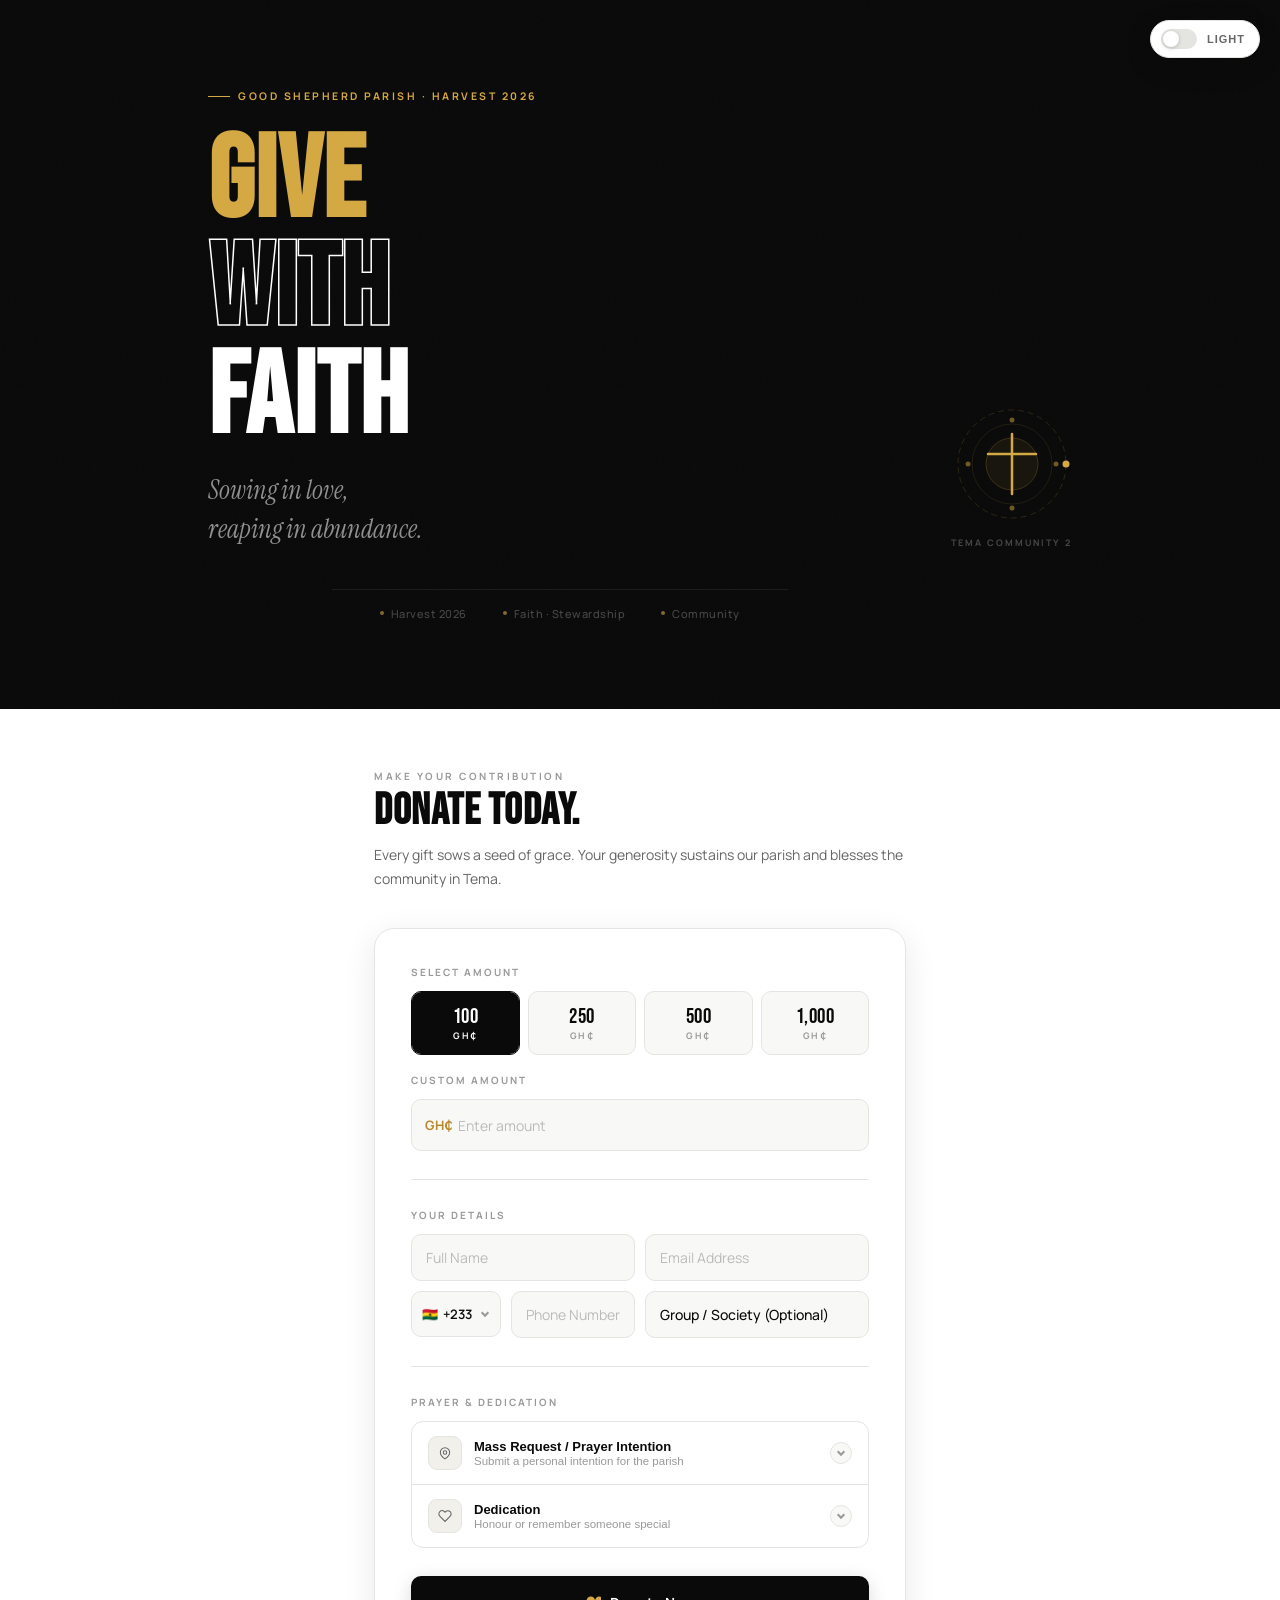
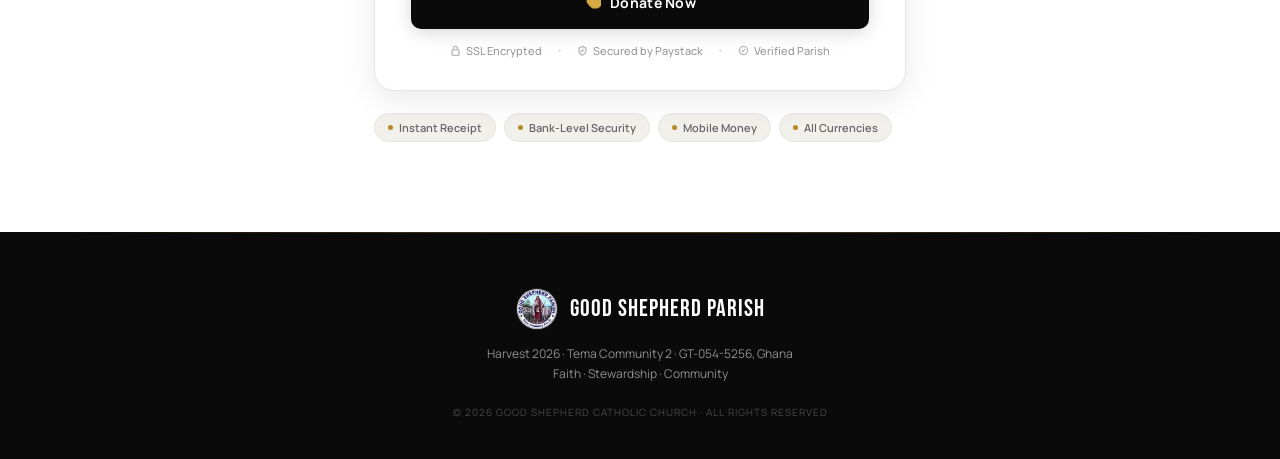
<file: index.html>
<!DOCTYPE html>
<html lang="en" data-theme="light">
<head>
<meta charset="UTF-8"/>
<meta name="viewport" content="width=device-width,initial-scale=1.0"/>
<title>Harvest 2026 — Good Shepherd Parish</title>
<script src="https://js.paystack.co/v1/inline.js"></script>
<link rel="preconnect" href="https://fonts.googleapis.com">
<link href="https://fonts.googleapis.com/css2?family=Bebas+Neue&family=Instrument+Serif:ital@0;1&family=Manrope:wght@300;400;500;600;700&display=swap" rel="stylesheet">

<style>
/* ═══════════════════════════════════════════════════
   DESIGN TOKENS — LIGHT
═══════════════════════════════════════════════════ */
:root,
[data-theme="light"] {
  --bg:           #FFFFFF;
  --bg2:          #F8F8F6;
  --bg3:          #F2F0EB;
  --surface:      #FFFFFF;
  --surface2:     #F8F8F6;
  --border:       #E4E4E0;
  --border2:      #CECEC8;
  --ink:          #0A0A0A;
  --ink2:         #333333;
  --ink3:         #666666;
  --ink4:         #999999;
  --ink5:         #BBBBBB;
  --hero-bg:      #0A0A0A;
  --hero-ink:     #FFFFFF;
  --hero-ink2:    rgba(255,255,255,.55);
  --hero-ink3:    rgba(255,255,255,.25);
  --hero-border:  rgba(255,255,255,.08);
  --gold:         #B8892A;
  --gold2:        #D4A843;
  --gold-bg:      #FBF5E6;
  --gold-border:  rgba(184,137,42,.2);
  --toggle-bg:    #E4E4E0;
  --toggle-knob:  #FFFFFF;
  --toggle-icon:  #666666;
  --pill-bg:      #F2F0EB;
  --shadow-sm:    0 2px 8px rgba(0,0,0,.06);
  --shadow-md:    0 8px 32px rgba(0,0,0,.09);
  --shadow-lg:    0 24px 64px rgba(0,0,0,.12);
  --cta-bg:       #0A0A0A;
  --cta-ink:      #FFFFFF;
  --input-bg:     #F8F8F6;
  --input-focus:  #FFFFFF;
}

/* ═══════════════════════════════════════════════════
   DESIGN TOKENS — DARK
═══════════════════════════════════════════════════ */
[data-theme="dark"] {
  --bg:           #0C0C0C;
  --bg2:          #141414;
  --bg3:          #1C1C1C;
  --surface:      #181818;
  --surface2:     #222222;
  --border:       #2A2A2A;
  --border2:      #383838;
  --ink:          #F0EDE8;
  --ink2:         #C8C4BC;
  --ink3:         #888480;
  --ink4:         #5A5652;
  --ink5:         #3A3632;
  --hero-bg:      #0C0C0C;
  --hero-ink:     #F0EDE8;
  --hero-ink2:    rgba(240,237,232,.5);
  --hero-ink3:    rgba(240,237,232,.2);
  --hero-border:  rgba(240,237,232,.06);
  --gold:         #C9A84C;
  --gold2:        #E8C97A;
  --gold-bg:      rgba(201,168,76,.1);
  --gold-border:  rgba(201,168,76,.2);
  --toggle-bg:    #2A2A2A;
  --toggle-knob:  #F0EDE8;
  --toggle-icon:  #C9A84C;
  --pill-bg:      #1C1C1C;
  --shadow-sm:    0 2px 8px rgba(0,0,0,.3);
  --shadow-md:    0 8px 32px rgba(0,0,0,.4);
  --shadow-lg:    0 24px 64px rgba(0,0,0,.5);
  --cta-bg:       #F0EDE8;
  --cta-ink:      #0C0C0C;
  --input-bg:     #1C1C1C;
  --input-focus:  #222222;
}

/* ═══════════════════════════════════════════════════
   RESET + BASE
═══════════════════════════════════════════════════ */
*, *::before, *::after { margin:0; padding:0; box-sizing:border-box; }
html { scroll-behavior:smooth; }

body {
  font-family: 'Manrope', sans-serif;
  background: var(--bg);
  color: var(--ink);
  overflow-x: hidden;
  -webkit-font-smoothing: antialiased;
  transition: background .4s ease, color .4s ease;
}

/* ═══════════════════════════════════════════════════
   THEME TOGGLE — floating pill
═══════════════════════════════════════════════════ */
.theme-toggle {
  position: fixed;
  top: 20px; right: 20px;
  z-index: 1000;
  display: flex; align-items: center; gap: 10px;
  background: var(--surface);
  border: 1.5px solid var(--border);
  border-radius: 100px;
  padding: 8px 14px 8px 10px;
  box-shadow: var(--shadow-md);
  cursor: pointer;
  transition: background .4s, border-color .4s, box-shadow .2s, transform .15s;
  user-select: none;
}
.theme-toggle:hover { transform: translateY(-1px); box-shadow: var(--shadow-lg); }
.theme-toggle:active { transform: translateY(0); }

.toggle-track {
  width: 36px; height: 20px;
  border-radius: 100px;
  background: var(--toggle-bg);
  position: relative;
  transition: background .4s;
  flex-shrink: 0;
}
[data-theme="dark"] .toggle-track { background: var(--gold); }

.toggle-knob {
  position: absolute;
  top: 2px; left: 2px;
  width: 16px; height: 16px;
  border-radius: 50%;
  background: var(--toggle-knob);
  transition: transform .3s cubic-bezier(.34,1.56,.64,1), background .4s;
  box-shadow: 0 1px 4px rgba(0,0,0,.2);
  display: flex; align-items: center; justify-content: center;
}
[data-theme="dark"] .toggle-knob { transform: translateX(16px); }

.toggle-label {
  font-size: 11px; font-weight: 700;
  letter-spacing: 1px; text-transform: uppercase;
  color: var(--ink3);
  transition: color .4s;
  white-space: nowrap;
}

/* ═══════════════════════════════════════════════════
   HERO
═══════════════════════════════════════════════════ */
.hero {
  background: var(--hero-bg);
  position: relative; overflow: hidden;
  transition: background .4s;
}

/* Subtle grain */
.hero::after {
  content: '';
  position: absolute; inset: 0;
  background-image: url("data:image/svg+xml,%3Csvg xmlns='http://www.w3.org/2000/svg' width='300' height='300'%3E%3Cfilter id='n'%3E%3CfeTurbulence type='fractalNoise' baseFrequency='0.8' numOctaves='4' stitchTiles='stitch'/%3E%3C/filter%3E%3Crect width='300' height='300' filter='url(%23n)' opacity='0.025'/%3E%3C/svg%3E");
  pointer-events: none; z-index: 1; opacity: .7;
}

/* Ambient glow — only in dark mode */
.hero-glow {
  position: absolute; pointer-events: none; z-index: 0;
  top: -100px; right: -100px;
  width: 500px; height: 500px;
  background: radial-gradient(circle, rgba(201,168,76,.12), transparent 65%);
  opacity: 0;
  transition: opacity .6s;
}
[data-theme="dark"] .hero-glow { opacity: 1; }

.hero-inner {
  position: relative; z-index: 2;
  max-width: 960px; margin: 0 auto;
  padding: 80px 48px 72px;
  display: grid;
  grid-template-columns: 1fr auto;
  align-items: end; gap: 40px;
}

/* Eyebrow */
.hero-tag {
  display: inline-flex; align-items: center; gap: 8px;
  font-size: 10.5px; font-weight: 700;
  letter-spacing: 2.5px; text-transform: uppercase;
  color: var(--gold2);
  margin-bottom: 26px;
  opacity: 0; animation: fadeUp .7s .1s both;
}
.tag-dash { width: 22px; height: 1.5px; background: var(--gold2); display: block; }

/* Headline */
.hero-title {
  font-family: 'Bebas Neue', sans-serif;
  font-size: clamp(68px, 9.5vw, 116px);
  line-height: .93;
  letter-spacing: 1px;
  color: var(--hero-ink);
  margin-bottom: 4px;
  opacity: 0; animation: fadeUp .8s .2s both;
  transition: color .4s;
}
.hero-title .out {
  -webkit-text-stroke: 1.5px var(--hero-ink);
  color: transparent;
  transition: -webkit-text-stroke-color .4s;
}
.hero-title .gw { color: var(--gold2); }

.hero-sub {
  font-family: 'Instrument Serif', serif;
  font-size: clamp(18px, 2.5vw, 26px);
  font-style: italic;
  color: var(--hero-ink2);
  margin-top: 18px; line-height: 1.5;
  opacity: 0; animation: fadeUp .8s .35s both;
  transition: color .4s;
}

/* Right: logo */
.hero-right {
  display: flex; flex-direction: column;
  align-items: center; gap: 12px; flex-shrink: 0;
  opacity: 0; animation: fadeUp .8s .45s both;
}
.logo-shell { position: relative; width: 96px; height: 96px; }
.logo-ring {
  position: absolute; inset: -10px; border-radius: 50%;
  border: 1px dashed rgba(201,168,76,.3);
  animation: spinRing 20s linear infinite;
}
@keyframes spinRing { to { transform: rotate(360deg); } }
.logo-img {
  width: 96px; height: 96px; border-radius: 50%;
  object-fit: cover; display: block;
  border: 2px solid rgba(255,255,255,.1);
  box-shadow: 0 0 0 1px rgba(201,168,76,.15), 0 16px 40px rgba(0,0,0,.4);
}
.hero-location {
  font-size: 9px; font-weight: 700;
  letter-spacing: 2px; text-transform: uppercase;
  color: var(--hero-ink3);
  text-align: center;
  transition: color .4s;
}

/* Bottom strip */
.hero-strip {
  position: relative; z-index: 2;
  border-top: 1px solid var(--hero-border);
  max-width: 960px; margin: 0 auto;
  padding: 16px 48px;
  display: flex; gap: 36px; flex-wrap: wrap;
  transition: border-color .4s;
}
.strip-item {
  font-size: 11px; font-weight: 500;
  letter-spacing: .5px;
  color: var(--hero-ink3);
  display: flex; align-items: center; gap: 7px;
  transition: color .4s;
}
.sdot { width: 4px; height: 4px; border-radius: 50%; background: var(--gold2); opacity: .6; }

/* ═══════════════════════════════════════════════════
   PAGE BODY
═══════════════════════════════════════════════════ */
.page-body {
  max-width: 580px; margin: 0 auto;
  padding: 60px 24px 90px;
}

.intro { margin-bottom: 36px; }
.intro-eye {
  font-size: 10px; font-weight: 700;
  letter-spacing: 2.5px; text-transform: uppercase;
  color: var(--ink4); margin-bottom: 6px;
  opacity: 0; animation: fadeUp .7s .5s both;
}
.intro-title {
  font-family: 'Bebas Neue', sans-serif;
  font-size: 44px; letter-spacing: .5px;
  color: var(--ink); line-height: 1;
  margin-bottom: 10px;
  opacity: 0; animation: fadeUp .7s .6s both;
  transition: color .4s;
}
.intro-body {
  font-size: 14px; font-weight: 400;
  color: var(--ink3); line-height: 1.75;
  opacity: 0; animation: fadeUp .7s .7s both;
  transition: color .4s;
}

/* ═══════════════════════════════════════════════════
   CARD
═══════════════════════════════════════════════════ */
.card {
  background: var(--surface);
  border: 1.5px solid var(--border);
  border-radius: 20px;
  box-shadow: var(--shadow-md);
  overflow: hidden;
  opacity: 0; transform: translateY(28px);
  transition: background .4s, border-color .4s, box-shadow .4s,
              opacity .7s cubic-bezier(.25,.46,.45,.94),
              transform .7s cubic-bezier(.25,.46,.45,.94);
}
.card.in { opacity: 1; transform: translateY(0); }
.card-pad { padding: 36px 36px 32px; }

/* ═══════════════════════════════════════════════════
   FIELD LABELS
═══════════════════════════════════════════════════ */
.flbl {
  font-size: 10px; font-weight: 700;
  letter-spacing: 2px; text-transform: uppercase;
  color: var(--ink4);
  margin-bottom: 12px; margin-top: 26px;
  transition: color .4s;
}
.flbl:first-child { margin-top: 0; }

/* ═══════════════════════════════════════════════════
   AMOUNT GRID
═══════════════════════════════════════════════════ */
.amt-grid { display: grid; grid-template-columns: repeat(4,1fr); gap: 8px; }

.amt-btn {
  position: relative; overflow: hidden;
  border: 1.5px solid var(--border);
  border-radius: 10px;
  padding: 14px 6px 12px;
  background: var(--surface2);
  cursor: pointer; text-align: center;
  transition: border-color .25s, background .25s, box-shadow .25s;
}
.amt-btn::after {
  content: '';
  position: absolute; bottom: 0; left: 0; right: 0; height: 0;
  background: var(--cta-bg);
  transition: height .28s cubic-bezier(.25,.46,.45,.94);
  z-index: 0;
}
.amt-btn:hover { border-color: var(--border2); }
.amt-btn.sel { border-color: var(--ink); }
.amt-btn.sel::after { height: 100%; }

.amt-num {
  font-family: 'Bebas Neue', sans-serif;
  font-size: 21px; letter-spacing: .5px;
  color: var(--ink); display: block; line-height: 1;
  margin-bottom: 2px;
  position: relative; z-index: 1;
  transition: color .25s;
}
.amt-cur {
  font-size: 9px; font-weight: 700;
  letter-spacing: 1.5px; text-transform: uppercase;
  color: var(--ink4); display: block;
  position: relative; z-index: 1;
  transition: color .25s;
}
.amt-btn.sel .amt-num,
.amt-btn.sel .amt-cur { color: var(--cta-ink); }

/* ═══════════════════════════════════════════════════
   INPUTS
═══════════════════════════════════════════════════ */
.inp-wrap { position: relative; }
.inp-prefix {
  position: absolute; left: 14px; top: 50%;
  transform: translateY(-50%);
  font-size: 13px; font-weight: 700;
  color: var(--gold); pointer-events: none;
}

input, select, textarea {
  width: 100%;
  background: var(--input-bg);
  border: 1.5px solid var(--border);
  border-radius: 10px;
  padding: 13px 14px;
  font-size: 14px; font-weight: 500;
  font-family: 'Manrope', sans-serif;
  color: var(--ink);
  outline: none;
  transition: border-color .2s, background .2s, box-shadow .2s, color .4s;
  -webkit-appearance: none;
}
input::placeholder, textarea::placeholder { color: var(--ink5); font-weight: 400; }
input:focus, select:focus, textarea:focus {
  border-color: var(--ink2);
  background: var(--input-focus);
  box-shadow: 0 0 0 3px rgba(0,0,0,.06);
}
[data-theme="dark"] input:focus,
[data-theme="dark"] select:focus,
[data-theme="dark"] textarea:focus {
  box-shadow: 0 0 0 3px rgba(201,168,76,.1);
  border-color: var(--gold);
}

#custom-in {
  padding-left: 46px;
  font-family: 'Bebas Neue', sans-serif;
  font-size: 20px; letter-spacing: .5px;
}
#custom-in::placeholder {
  font-family: 'Manrope', sans-serif;
  font-size: 14px; letter-spacing: 0;
}

select option { background: var(--bg2); color: var(--ink); }

.row2 { display: grid; grid-template-columns: 1fr 1fr; gap: 10px; }
.ph-row { display: grid; grid-template-columns: 90px 1fr; gap: 10px; }

/* ═══════════════════════════════════════════════════
   DIVIDER
═══════════════════════════════════════════════════ */
.rule {
  border: none; border-top: 1.5px solid var(--border);
  margin: 28px 0;
  transition: border-color .4s;
}

/* ═══════════════════════════════════════════════════
   ACCORDION
═══════════════════════════════════════════════════ */
.acc-wrap {
  border: 1.5px solid var(--border);
  border-radius: 12px; overflow: hidden;
  transition: border-color .4s;
}
.acc-item { border-bottom: 1.5px solid var(--border); transition: border-color .4s; }
.acc-item:last-child { border-bottom: none; }

.acc-btn {
  width: 100%; display: flex; align-items: center; gap: 12px;
  padding: 14px 16px;
  background: transparent; border: none;
  cursor: pointer; text-align: left;
  transition: background .15s;
}
.acc-btn:hover { background: var(--bg2); }

.acc-ico {
  width: 34px; height: 34px; border-radius: 9px;
  border: 1.5px solid var(--border);
  background: var(--bg3);
  display: flex; align-items: center; justify-content: center; flex-shrink: 0;
  transition: background .25s, border-color .25s;
}
.acc-ico svg {
  width: 14px; height: 14px;
  stroke: var(--ink3); fill: none; stroke-width: 1.8;
  transition: stroke .25s;
}
.acc-item.open .acc-ico { background: var(--gold-bg); border-color: var(--gold-border); }
.acc-item.open .acc-ico svg { stroke: var(--gold); }

.acc-text { flex: 1; }
.acc-title { font-size: 13px; font-weight: 600; color: var(--ink); transition: color .4s; }
.acc-hint { font-size: 11.5px; font-weight: 400; color: var(--ink4); margin-top: 1px; transition: color .4s; }

.acc-chev {
  width: 22px; height: 22px; border-radius: 50%;
  border: 1.5px solid var(--border);
  background: var(--surface2);
  display: flex; align-items: center; justify-content: center; flex-shrink: 0;
  transition: transform .3s cubic-bezier(.25,.46,.45,.94), background .25s, border-color .25s;
}
.acc-chev svg { width: 10px; height: 10px; stroke: var(--ink4); fill: none; stroke-width: 2.5; transition: stroke .25s; }
.acc-item.open .acc-chev {
  transform: rotate(180deg);
  background: var(--cta-bg); border-color: var(--cta-bg);
}
.acc-item.open .acc-chev svg { stroke: var(--cta-ink); }

.acc-body { max-height: 0; overflow: hidden; transition: max-height .38s cubic-bezier(.25,.46,.45,.94); }
.acc-item.open .acc-body { max-height: 220px; }
.acc-inner { padding: 4px 16px 16px; }
textarea { resize: none; min-height: 80px; font-size: 13px; line-height: 1.65; }

/* ═══════════════════════════════════════════════════
   CTA BUTTON
═══════════════════════════════════════════════════ */
.cta {
  width: 100%; margin-top: 28px;
  padding: 17px 28px;
  background: var(--cta-bg);
  color: var(--cta-ink);
  border: none; border-radius: 10px;
  font-family: 'Manrope', sans-serif;
  font-size: 14px; font-weight: 700; letter-spacing: .3px;
  cursor: pointer;
  display: flex; align-items: center; justify-content: center; gap: 9px;
  position: relative; overflow: hidden;
  box-shadow: 0 4px 18px rgba(0,0,0,.15);
  transition: background .4s, color .4s, transform .2s, box-shadow .2s;
}
.cta::before {
  content: '';
  position: absolute; top: 0; left: -70%;
  width: 45%; height: 100%;
  background: linear-gradient(90deg, transparent, rgba(255,255,255,.15), transparent);
  transform: skewX(-18deg);
  transition: left .5s ease;
}
.cta:hover { transform: translateY(-2px); box-shadow: 0 10px 32px rgba(0,0,0,.2); }
.cta:hover::before { left: 130%; }
.cta:active { transform: translateY(0); }
.cta svg { width: 17px; height: 17px; fill: var(--gold2); flex-shrink: 0; }

/* Trust row */
.trust {
  display: flex; align-items: center; justify-content: center;
  gap: 16px; margin-top: 14px; flex-wrap: wrap;
}
.tr-item {
  display: flex; align-items: center; gap: 5px;
  font-size: 11px; font-weight: 500; color: var(--ink4);
  transition: color .4s;
}
.tr-item svg { width: 11px; height: 11px; stroke: var(--ink5); fill: none; stroke-width: 2; transition: stroke .4s; }
.tr-sep { width: 3px; height: 3px; border-radius: 50%; background: var(--border); transition: background .4s; }

/* ═══════════════════════════════════════════════════
   FEATURE PILLS
═══════════════════════════════════════════════════ */
.pills { display: flex; gap: 8px; flex-wrap: wrap; margin-top: 22px; }
.pill {
  display: flex; align-items: center; gap: 6px;
  padding: 6px 13px;
  border: 1.5px solid var(--border);
  border-radius: 100px;
  background: var(--pill-bg);
  font-size: 11px; font-weight: 600;
  color: var(--ink3);
  transition: background .4s, border-color .4s, color .4s;
}
.pill-dot { width: 5px; height: 5px; border-radius: 50%; background: var(--gold); }

/* ═══════════════════════════════════════════════════
   FOOTER
═══════════════════════════════════════════════════ */
footer {
  background: var(--hero-bg);
  padding: 56px 48px 40px;
  position: relative;
  transition: background .4s;
}
footer::before {
  content: '';
  position: absolute; top: 0; left: 48px; right: 48px; height: 1.5px;
  background: linear-gradient(90deg, transparent, var(--gold), transparent);
  opacity: .4;
}
.foot-inner {
  max-width: 580px; margin: 0 auto;
  display: flex; flex-direction: column; align-items: center;
  gap: 14px; text-align: center;
}
.foot-logo { display: flex; align-items: center; gap: 12px; }
.foot-logo-img {
  width: 42px; height: 42px; border-radius: 50%; object-fit: cover;
  border: 1.5px solid rgba(255,255,255,.1);
}
.foot-name {
  font-family: 'Bebas Neue', sans-serif;
  font-size: 24px; letter-spacing: 1px;
  color: var(--hero-ink);
  transition: color .4s;
}
.foot-tag { font-size: 12px; font-weight: 400; color: var(--hero-ink2); line-height: 1.7; transition: color .4s; }
.foot-copy {
  font-size: 10px; font-weight: 400;
  letter-spacing: 1px; text-transform: uppercase;
  color: var(--hero-ink3); margin-top: 6px;
  transition: color .4s;
}

/* ═══════════════════════════════════════════════════
   TOAST
═══════════════════════════════════════════════════ */
.toast {
  position: fixed; bottom: 28px; left: 50%;
  transform: translateX(-50%) translateY(20px);
  opacity: 0;
  background: var(--surface);
  border: 1.5px solid var(--border);
  border-radius: 100px;
  padding: 12px 22px;
  display: flex; align-items: center; gap: 9px;
  font-size: 13px; font-weight: 500; color: var(--ink);
  box-shadow: var(--shadow-lg);
  z-index: 9999;
  pointer-events: none; white-space: nowrap;
  transition: opacity .35s cubic-bezier(.25,.46,.45,.94),
              transform .35s cubic-bezier(.25,.46,.45,.94),
              background .4s, border-color .4s, color .4s;
}
.toast.show { opacity: 1; transform: translateX(-50%) translateY(0); }
.toast svg { width: 14px; height: 14px; stroke: var(--gold2); fill: none; stroke-width: 2.2; flex-shrink: 0; }
.toast.err { border-color: #c0392b; }
.toast.err svg { stroke: #e74c3c; }

/* optgroup labels */
optgroup { color: var(--ink4); font-size: 11px; font-weight: 700; letter-spacing: 1px; }

/* Intention detail slide-in */
#intentionDetail {
  animation: fadeUp .25s ease both;
}

/* ═══════════════════════════════════════════════════
   ANIMATED HERO ICON
═══════════════════════════════════════════════════ */
.hero-icon-wrap {
  display: flex; flex-direction: column;
  align-items: center; gap: 12px; flex-shrink: 0;
}
.hero-icon-svg {
  width: 120px; height: 120px;
  overflow: visible;
}

/* Orbit ring slow spin */
.orbit-ring {
  transform-origin: 60px 60px;
  animation: spinCW 22s linear infinite;
}
/* Mid ring counter-spin */
.mid-ring {
  transform-origin: 60px 60px;
  animation: spinCCW 16s linear infinite;
}
/* Inner glow pulse */
.inner-glow {
  animation: glowPulse 3s ease-in-out infinite;
  transform-origin: 60px 60px;
}
/* Cross lines draw in */
.cross-v {
  stroke-dasharray: 60;
  stroke-dashoffset: 60;
  animation: drawLine 1.2s .3s cubic-bezier(.25,.46,.45,.94) forwards;
}
.cross-h {
  stroke-dasharray: 48;
  stroke-dashoffset: 48;
  animation: drawLine 1s .7s cubic-bezier(.25,.46,.45,.94) forwards;
}
/* Accent dots fade in staggered */
.acc-dot {
  opacity: 0;
  animation: dotFadeIn .6s ease forwards;
}
.acc-dot:nth-child(1) { animation-delay: 1.1s; }
.acc-dot:nth-child(2) { animation-delay: 1.3s; }
.acc-dot:nth-child(3) { animation-delay: 1.2s; }
.acc-dot:nth-child(4) { animation-delay: 1.4s; }
/* Orbiting dot */
.orbit-dot {
  transform-origin: 60px 60px;
  animation: orbitDot 8s linear infinite;
}

@keyframes spinCW  { to { transform: rotate(360deg);  } }
@keyframes spinCCW { to { transform: rotate(-360deg); } }
@keyframes glowPulse {
  0%,100% { r: 26; opacity: .7; }
  50%      { r: 29; opacity: 1;  }
}
@keyframes drawLine { to { stroke-dashoffset: 0; } }
@keyframes dotFadeIn { to { opacity: .5; } }
@keyframes orbitDot {
  from { transform: rotate(0deg)   translateX(54px); }
  to   { transform: rotate(360deg) translateX(54px); }
}

/* ═══════════════════════════════════════════════════
   COUNTRY CODE PICKER
═══════════════════════════════════════════════════ */
.cc-wrap {
  position: relative;
}
.cc-trigger {
  width: 100%;
  display: flex; align-items: center; gap: 5px;
  background: var(--input-bg);
  border: 1.5px solid var(--border);
  border-radius: 10px;
  padding: 13px 10px;
  font-size: 13px; font-weight: 600;
  font-family: 'Manrope', sans-serif;
  color: var(--ink);
  cursor: pointer;
  transition: border-color .2s, background .2s, box-shadow .2s, color .4s;
  white-space: nowrap;
}
.cc-trigger:focus, .cc-trigger.open {
  border-color: var(--ink2);
  background: var(--input-focus);
  box-shadow: 0 0 0 3px rgba(0,0,0,.06);
  outline: none;
}
[data-theme="dark"] .cc-trigger:focus,
[data-theme="dark"] .cc-trigger.open {
  border-color: var(--gold);
  box-shadow: 0 0 0 3px rgba(201,168,76,.1);
}
.cc-trigger svg {
  width: 10px; height: 10px;
  margin-left: auto; flex-shrink: 0;
  transition: transform .25s cubic-bezier(.25,.46,.45,.94);
  stroke: var(--ink4);
}
.cc-trigger.open svg { transform: rotate(180deg); }

.cc-menu {
  position: absolute;
  top: calc(100% + 6px); left: 0;
  width: 260px;
  background: var(--surface);
  border: 1.5px solid var(--border);
  border-radius: 12px;
  box-shadow: var(--shadow-lg);
  z-index: 500;
  overflow: hidden;
  opacity: 0;
  transform: translateY(-8px) scale(.97);
  pointer-events: none;
  transition: opacity .25s cubic-bezier(.25,.46,.45,.94),
              transform .25s cubic-bezier(.25,.46,.45,.94);
}
.cc-menu.open {
  opacity: 1; transform: none; pointer-events: auto;
}

.cc-search-wrap {
  display: flex; align-items: center; gap: 8px;
  padding: 10px 12px;
  border-bottom: 1px solid var(--border);
}
.cc-search-wrap svg {
  width: 14px; height: 14px;
  stroke: var(--ink4); flex-shrink: 0;
}
.cc-search {
  border: none; background: transparent;
  font-size: 13px; font-weight: 400;
  color: var(--ink); outline: none;
  padding: 0; width: 100%;
  box-shadow: none;
}
.cc-search::placeholder { color: var(--ink5); }
.cc-search:focus { border: none; box-shadow: none; background: transparent; }

.cc-list {
  max-height: 220px; overflow-y: auto;
  padding: 4px 0;
}
.cc-list::-webkit-scrollbar { width: 4px; }
.cc-list::-webkit-scrollbar-track { background: transparent; }
.cc-list::-webkit-scrollbar-thumb { background: var(--border); border-radius: 4px; }

.cc-opt {
  display: flex; align-items: center; gap: 10px;
  padding: 9px 14px;
  cursor: pointer;
  font-size: 13px; font-weight: 500;
  color: var(--ink);
  transition: background .12s;
}
.cc-opt:hover { background: var(--bg2); }
.cc-opt.active { background: var(--gold-bg); color: var(--gold); }
.cc-opt-flag { font-size: 16px; flex-shrink: 0; width: 22px; }
.cc-opt-name { flex: 1; font-size: 12px; color: var(--ink3); }
.cc-opt-code { font-weight: 700; font-size: 12px; color: var(--ink2); flex-shrink: 0; }

/* ═══════════════════════════════════════════════════
   ANIMATIONS
═══════════════════════════════════════════════════ */
@keyframes fadeUp {
  from { opacity: 0; transform: translateY(22px); }
  to   { opacity: 1; transform: none; }
}

/* ═══════════════════════════════════════════════════
   RESPONSIVE
═══════════════════════════════════════════════════ */
@media (max-width: 640px) {
  .hero-inner { grid-template-columns: 1fr; padding: 60px 24px 52px; gap: 28px; }
  .hero-right { flex-direction: row; justify-content: flex-start; }
  .hero-strip { padding: 16px 24px; gap: 20px; }
  .amt-grid { grid-template-columns: 1fr 1fr; }
  .row2 { grid-template-columns: 1fr; }
  .card-pad { padding: 24px 20px 20px; }
  footer { padding: 48px 24px 36px; }
  footer::before { left: 24px; right: 24px; }
  .theme-toggle { top: 16px; right: 16px; padding: 7px 12px 7px 9px; }
}
@media (prefers-reduced-motion: reduce) {
  *, *::before, *::after { animation-duration: .01ms !important; transition-duration: .01ms !important; }
}
</style>
</head>

<body>

<!-- ══ THEME TOGGLE ══════════════════════════════════ -->
<button class="theme-toggle" id="themeToggle" onclick="toggleTheme()" aria-label="Toggle dark mode">
  <div class="toggle-track">
    <div class="toggle-knob" id="knob"></div>
  </div>
  <span class="toggle-label" id="toggleLabel">Light</span>
</button>

<!-- ══ HERO ══════════════════════════════════════════ -->
<section class="hero">
  <div class="hero-glow"></div>

  <div class="hero-inner">
    <div class="hero-left">
      <div class="hero-tag">
        <span class="tag-dash"></span>
        Good Shepherd Parish · Harvest 2026
      </div>
      <h1 class="hero-title">
        <span class="gw">Give</span><br>
        <span class="out">With</span><br>
        Faith
      </h1>
      <p class="hero-sub">Sowing in love,<br>reaping in abundance.</p>
    </div>

    <div class="hero-right">
      <!-- Animated sacred icon replacing logo -->
      <div class="hero-icon-wrap">
        <svg class="hero-icon-svg" viewBox="0 0 120 120" fill="none" xmlns="http://www.w3.org/2000/svg">
          <!-- Outer orbit ring -->
          <circle class="orbit-ring" cx="60" cy="60" r="54" stroke="rgba(212,168,67,.18)" stroke-width="1" stroke-dasharray="6 4"/>
          <!-- Mid ring -->
          <circle class="mid-ring" cx="60" cy="60" r="40" stroke="rgba(212,168,67,.12)" stroke-width="1"/>
          <!-- Inner glow circle -->
          <circle class="inner-glow" cx="60" cy="60" r="26" fill="rgba(212,168,67,.07)" stroke="rgba(212,168,67,.22)" stroke-width="1"/>
          <!-- Cross -->
          <line class="cross-v" x1="60" y1="30" x2="60" y2="90" stroke="#D4A843" stroke-width="2.5" stroke-linecap="round"/>
          <line class="cross-h" x1="36" y1="50" x2="84" y2="50" stroke="#D4A843" stroke-width="2.5" stroke-linecap="round"/>
          <!-- Corner accent dots -->
          <circle class="acc-dot" cx="60" cy="16" r="2.5" fill="#D4A843" opacity=".5"/>
          <circle class="acc-dot" cx="60" cy="104" r="2.5" fill="#D4A843" opacity=".5"/>
          <circle class="acc-dot" cx="16" cy="60" r="2.5" fill="#D4A843" opacity=".5"/>
          <circle class="acc-dot" cx="104" cy="60" r="2.5" fill="#D4A843" opacity=".5"/>
          <!-- Orbiting dot -->
          <circle class="orbit-dot" cx="114" cy="60" r="3.5" fill="#D4A843"/>
        </svg>
        <span class="hero-location">Tema Community 2</span>
      </div>
    </div>

  <div class="hero-strip">
    <div class="strip-item"><div class="sdot"></div>Harvest 2026</div>
    <div class="strip-item"><div class="sdot"></div>Faith · Stewardship</div>
    <div class="strip-item"><div class="sdot"></div>Community</div>
  </div>
</section>

<!-- ══ BODY ══════════════════════════════════════════ -->
<main class="page-body">

  <div class="intro">
    <div class="intro-eye">Make Your Contribution</div>
    <h2 class="intro-title">Donate Today.</h2>
    <p class="intro-body">Every gift sows a seed of grace. Your generosity sustains our parish and blesses the community in Tema.</p>
  </div>

  <div class="card" id="mainCard">
    <div class="card-pad">

      <!-- AMOUNT -->
      <div class="flbl">Select Amount</div>
      <div class="amt-grid">
        <div class="amt-btn sel" onclick="setAmt(100,this)">
          <span class="amt-num">100</span><span class="amt-cur">GH₵</span>
        </div>
        <div class="amt-btn" onclick="setAmt(250,this)">
          <span class="amt-num">250</span><span class="amt-cur">GH₵</span>
        </div>
        <div class="amt-btn" onclick="setAmt(500,this)">
          <span class="amt-num">500</span><span class="amt-cur">GH₵</span>
        </div>
        <div class="amt-btn" onclick="setAmt(1000,this)">
          <span class="amt-num">1,000</span><span class="amt-cur">GH₵</span>
        </div>
      </div>

      <!-- CUSTOM -->
      <div class="flbl" style="margin-top:18px;">Custom Amount</div>
      <div class="inp-wrap">
        <span class="inp-prefix">GH₵</span>
        <input type="number" id="custom-in" placeholder="Enter amount" oninput="onCustom(this)">
      </div>

      <hr class="rule">

      <!-- DETAILS -->
      <div class="flbl">Your Details</div>
      <div class="row2" style="margin-bottom:10px;">
        <input type="text" id="fullname" placeholder="Full Name">
        <input type="email" id="email" placeholder="Email Address">
      </div>
      <div class="row2">
        <!-- Custom country-code picker -->
        <div class="ph-row">
          <div class="cc-wrap" id="ccWrap">
            <button type="button" class="cc-trigger" id="ccTrigger" onclick="toggleCCMenu()">
              <span id="ccFlag">🇬🇭</span>
              <span id="ccCode">+233</span>
              <svg viewBox="0 0 12 12" fill="none" stroke="currentColor" stroke-width="2.5"><polyline points="2,4 6,8 10,4"/></svg>
            </button>
            <div class="cc-menu" id="ccMenu">
              <div class="cc-search-wrap">
                <svg viewBox="0 0 16 16" fill="none" stroke="currentColor" stroke-width="2"><circle cx="6.5" cy="6.5" r="4.5"/><path d="M10.5 10.5l3 3"/></svg>
                <input type="text" class="cc-search" id="ccSearch" placeholder="Search country…" oninput="filterCC(this.value)" onclick="event.stopPropagation()">
              </div>
              <div class="cc-list" id="ccList"></div>
            </div>
          </div>
          <input type="tel" id="phone" placeholder="Phone Number">
        </div>
        <select id="society">
          <option value="">Group / Society (Optional)</option>
          <option value="general">— General Parishioner / No Society —</option>
          <optgroup label="── Ministries (Liturgical & Service)">
            <option value="eucharistic">Eucharistic Ministers</option>
            <option value="catechists">Catechists</option>
            <option value="knolta">Knights &amp; Ladies of the Altar (KNOLTA)</option>
            <option value="lectors">Lectors Group</option>
            <option value="main-choir">GSP Main Choir</option>
            <option value="jubilee-choir">Jubilee Youth Choir</option>
            <option value="cecilia">St. Cecilia's Guild</option>
            <option value="seraphim">Seraphim Singers</option>
            <option value="living-witnesses">Living Witnesses</option>
            <option value="ushers">Ushers Group</option>
            <option value="media">GSP Media</option>
            <option value="childrens-choir">Children's Choir</option>
            <option value="childrens-animators">Children Service Animators</option>
            <option value="marriage-counselors">Marriage Counselors</option>
             <option value="Charismatic-Renewal">Charismatic-Renewal</option>
          </optgroup>
          <optgroup label="── Sodalities & Confraternities">
            <option value="sacred-heart">Sacred Heart Confraternity</option>
            <option value="knights-johns">Knights of St. John's International &amp; Ladies' Auxiliary</option>
            <option value="knights-marshall">Knights and Ladies of Marshall</option>
          </optgroup>
          <optgroup label="── Traditional / Ethnic Groups">
            <option value="akan">Akan Society</option>
            <option value="gabriel">St. Gabriel's Guild (Ga-Adangbe)</option>
            <option value="lwanga">St. Charles Lwanga (Northern)</option>
             <option value="Ewe">Ewe Union</option>
          </optgroup>
          <optgroup label="── Associations">
            <option value="wage">WAGE</option>
            <option value="cosra">COSRA</option>
            <option value="vincent">St. Vincent De Paul</option>
             <option value="theresa">St. Theresa's </option>
             <option value="christian-fathers">Christian Fathers'</option>
             <option value="christian-mothers">Christian Mothers</option>
             <option value="CYO">Catholic Youth Organisation</option>

          </optgroup>
        </select>
      </div>

      <hr class="rule">

      <!-- PRAYER & DEDICATION -->
      <div class="flbl">Prayer &amp; Dedication</div>
      <div class="acc-wrap">

        <div class="acc-item" id="a1">
          <button class="acc-btn" onclick="togAcc('a1')">
            <div class="acc-ico">
              <svg viewBox="0 0 24 24"><path d="M12 22s-8-5-8-11a8 8 0 0116 0c0 6-8 11-8 11z"/><circle cx="12" cy="11" r="3"/></svg>
            </div>
            <div class="acc-text">
              <div class="acc-title">Mass Request / Prayer Intention</div>
              <div class="acc-hint">Submit a personal intention for the parish</div>
            </div>
            <div class="acc-chev">
              <svg viewBox="0 0 12 12"><polyline points="2,4 6,8 10,4"/></svg>
            </div>
          </button>
          <div class="acc-body">
            <div class="acc-inner">
              <!-- Intention type -->
              <div class="flbl" style="margin-top:4px;">Type of Intention</div>
              <select id="intentionType" onchange="showIntentionField()">
                <option value="">— Select Intention —</option>
                <option value="birthday">Birthday of</option>
                <option value="anniversary">Anniversary</option>
                <option value="thanksgiving">Thanksgiving</option>
                <option value="success">Success</option>
                <option value="repose">Repose of Soul of</option>
                <option value="special">Special Intentions of</option>
                <option value="blessing">God's Blessing, Protection &amp; Guidance for</option>
                <option value="other">Other Intention</option>
              </select>

              <!-- Dynamic name/detail field -->
              <div id="intentionDetail" style="display:none;margin-top:10px;">
                <div class="flbl" id="intentionLabel" style="margin-top:0;margin-bottom:8px;">Name / Details</div>
                <input type="text" id="intentionInput" id="prayer" placeholder="">
              </div>
            </div>
          </div>
        </div>

        <div class="acc-item" id="a2">
          <button class="acc-btn" onclick="togAcc('a2')">
            <div class="acc-ico">
              <svg viewBox="0 0 24 24"><path d="M20.84 4.61a5.5 5.5 0 00-7.78 0L12 5.67l-1.06-1.06a5.5 5.5 0 00-7.78 7.78l1.06 1.06L12 21.23l7.78-7.78 1.06-1.06a5.5 5.5 0 000-7.78z"/></svg>
            </div>
            <div class="acc-text">
              <div class="acc-title">Dedication</div>
              <div class="acc-hint">Honour or remember someone special</div>
            </div>
            <div class="acc-chev">
              <svg viewBox="0 0 12 12"><polyline points="2,4 6,8 10,4"/></svg>
            </div>
          </button>
          <div class="acc-body">
            <div class="acc-inner">
              <textarea id="dedication" placeholder="Dedicate this donation in honour or memory of someone (optional)…"></textarea>
            </div>
          </div>
        </div>

      </div>

      <!-- CTA -->
      <button class="cta" id="donateBtn" onclick="initDonation()">
        <svg viewBox="0 0 20 20"><path d="M10 17s-7-4.5-7-9a5 5 0 0110 0 5 5 0 0110 0c0 4.5-7 9-7 9z"/></svg>
        Donate Now
      </button>

      <div class="trust">
        <div class="tr-item">
          <svg viewBox="0 0 16 16" stroke-width="1.8"><rect x="3" y="7" width="10" height="8" rx="1"/><path d="M5 7V5a3 3 0 016 0v2"/></svg>
          SSL Encrypted
        </div>
        <div class="tr-sep"></div>
        <div class="tr-item">
          <svg viewBox="0 0 16 16" stroke-width="1.8"><path d="M8 2L3 4.5v4C3 11.5 5.5 13.8 8 14.5c2.5-.7 5-3 5-6v-4L8 2z"/><polyline points="5.5,8 7,9.5 10.5,6"/></svg>
          Secured by Paystack
        </div>
        <div class="tr-sep"></div>
        <div class="tr-item">
          <svg viewBox="0 0 16 16" stroke-width="1.8"><circle cx="8" cy="8" r="6"/><polyline points="5.5,8 7,9.5 10.5,6"/></svg>
          Verified Parish
        </div>
      </div>

    </div>
  </div>

  <!-- PILLS -->
  <div class="pills">
    <div class="pill"><div class="pill-dot"></div>Instant Receipt</div>
    <div class="pill"><div class="pill-dot"></div>Bank-Level Security</div>
    <div class="pill"><div class="pill-dot"></div>Mobile Money</div>
    <div class="pill"><div class="pill-dot"></div>All Currencies</div>
  </div>

</main>

<!-- ══ FOOTER ═════════════════════════════════════════ -->
<footer>
  <div class="foot-inner">
    <div class="foot-logo">
      <img class="foot-logo-img"
        src="[data-uri]";
      
         alt="Good Shepherd">
       
      <div class="foot-name">Good Shepherd Parish</div>
    </div>
    <p class="foot-tag">Harvest 2026 · Tema Community 2 · GT-054-5256, Ghana<br>Faith · Stewardship · Community</p>
    <p class="foot-copy">© 2026 Good Shepherd Catholic Church · All rights reserved</p>
  </div>
</footer>

<!-- TOAST -->
<div class="toast" id="toast">
  <svg id="t-ico" viewBox="0 0 16 16" stroke-width="2.2">
    <circle cx="8" cy="8" r="6"/><polyline points="5.5,8 7,9.5 10.5,6"/>
  </svg>
  <span id="t-msg">Done.</span>
</div>

<script>
/* ── THEME ─────────────────────────────── */
const html   = document.documentElement;
const label  = document.getElementById('toggleLabel');

// Respect system preference on first load
if(window.matchMedia('(prefers-color-scheme: dark)').matches){
  html.setAttribute('data-theme','dark');
  label.textContent = 'Dark';
}

// Also listen for OS-level changes
window.matchMedia('(prefers-color-scheme: dark)').addEventListener('change', e => {
  const t = e.matches ? 'dark' : 'light';
  html.setAttribute('data-theme', t);
  label.textContent = t.charAt(0).toUpperCase() + t.slice(1);
  localStorage.setItem('gsp-theme', t);
});

// Load saved preference
const saved = localStorage.getItem('gsp-theme');
if(saved){ html.setAttribute('data-theme', saved); label.textContent = saved.charAt(0).toUpperCase()+saved.slice(1); }

function toggleTheme(){
  const curr = html.getAttribute('data-theme');
  const next = curr === 'dark' ? 'light' : 'dark';
  html.setAttribute('data-theme', next);
  label.textContent = next.charAt(0).toUpperCase() + next.slice(1);
  localStorage.setItem('gsp-theme', next);
}

/* ── SCROLL REVEAL ─────────────────────── */
const obs = new IntersectionObserver(entries => {
  entries.forEach(e => { if(e.isIntersecting) e.target.classList.add('in'); });
}, { threshold: .1 });
document.querySelectorAll('.card').forEach(c => obs.observe(c));

/* ── AMOUNT ─────────────────────────────── */
let selAmt = 100;
function setAmt(v, el){
  selAmt = v;
  document.querySelectorAll('.amt-btn').forEach(b => b.classList.remove('sel'));
  el.classList.add('sel');
  document.getElementById('custom-in').value = '';
}
function onCustom(el){
  if(el.value){
    selAmt = parseFloat(el.value);
    document.querySelectorAll('.amt-btn').forEach(b => b.classList.remove('sel'));
  }
}

/* ── MASS INTENTION ─────────────────────── */
function showIntentionField(){
  const type   = document.getElementById('intentionType').value;
  const detail = document.getElementById('intentionDetail');
  const label  = document.getElementById('intentionLabel');
  const input  = document.getElementById('intentionInput');

  if(!type){ detail.style.display = 'none'; return; }

  detail.style.display = 'block';
  switch(type){
    case 'birthday':
      label.textContent = 'Name of Celebrant';
      input.placeholder = 'Name of the Birthday Celebrant';
      break;
    case 'anniversary':
      label.textContent = 'Name(s) of Couple / Person';
      input.placeholder = 'Name of couple or person celebrating anniversary';
      break;
    case 'thanksgiving':
      label.textContent = 'Thanksgiving For';
      input.placeholder = 'What are you thanking God for?';
      break;
    case 'success':
      label.textContent = 'Success For';
      input.placeholder = 'Name of person / project';
      break;
    case 'repose':
      label.textContent = 'Repose of Soul of';
      input.placeholder = 'Full name of the deceased';
      break;
    case 'special':
      label.textContent = 'Special Intentions of';
      input.placeholder = 'Name of person(s)';
      break;
    case 'blessing':
      label.textContent = "God's Blessing, Protection & Guidance for";
      input.placeholder = 'Name of person(s) or family';
      break;
    case 'other':
      label.textContent = 'Other Intention';
      input.placeholder = 'Describe your intention';
      break;
    default:
      detail.style.display = 'none';
  }
}

/* ── COUNTRY CODE PICKER ─────────────────── */
const COUNTRIES = [
  {code:'+233',flag:'🇬🇭',name:'Ghana'},
  {code:'+1',flag:'🇺🇸',name:'United States'},
  {code:'+44',flag:'🇬🇧',name:'United Kingdom'},
  {code:'+93',flag:'🇦🇫',name:'Afghanistan'},
  {code:'+355',flag:'🇦🇱',name:'Albania'},
  {code:'+213',flag:'🇩🇿',name:'Algeria'},
  {code:'+376',flag:'🇦🇩',name:'Andorra'},
  {code:'+244',flag:'🇦🇴',name:'Angola'},
  {code:'+54',flag:'🇦🇷',name:'Argentina'},
  {code:'+374',flag:'🇦🇲',name:'Armenia'},
  {code:'+61',flag:'🇦🇺',name:'Australia'},
  {code:'+43',flag:'🇦🇹',name:'Austria'},
  {code:'+994',flag:'🇦🇿',name:'Azerbaijan'},
  {code:'+1242',flag:'🇧🇸',name:'Bahamas'},
  {code:'+973',flag:'🇧🇭',name:'Bahrain'},
  {code:'+880',flag:'🇧🇩',name:'Bangladesh'},
  {code:'+375',flag:'🇧🇾',name:'Belarus'},
  {code:'+32',flag:'🇧🇪',name:'Belgium'},
  {code:'+501',flag:'🇧🇿',name:'Belize'},
  {code:'+229',flag:'🇧🇯',name:'Benin'},
  {code:'+975',flag:'🇧🇹',name:'Bhutan'},
  {code:'+591',flag:'🇧🇴',name:'Bolivia'},
  {code:'+387',flag:'🇧🇦',name:'Bosnia'},
  {code:'+267',flag:'🇧🇼',name:'Botswana'},
  {code:'+55',flag:'🇧🇷',name:'Brazil'},
  {code:'+673',flag:'🇧🇳',name:'Brunei'},
  {code:'+359',flag:'🇧🇬',name:'Bulgaria'},
  {code:'+226',flag:'🇧🇫',name:'Burkina Faso'},
  {code:'+257',flag:'🇧🇮',name:'Burundi'},
  {code:'+238',flag:'🇨🇻',name:'Cabo Verde'},
  {code:'+855',flag:'🇰🇭',name:'Cambodia'},
  {code:'+237',flag:'🇨🇲',name:'Cameroon'},
  {code:'+1',flag:'🇨🇦',name:'Canada'},
  {code:'+236',flag:'🇨🇫',name:'Central African Rep.'},
  {code:'+235',flag:'🇹🇩',name:'Chad'},
  {code:'+56',flag:'🇨🇱',name:'Chile'},
  {code:'+86',flag:'🇨🇳',name:'China'},
  {code:'+57',flag:'🇨🇴',name:'Colombia'},
  {code:'+269',flag:'🇰🇲',name:'Comoros'},
  {code:'+243',flag:'🇨🇩',name:'Congo (DRC)'},
  {code:'+242',flag:'🇨🇬',name:'Congo (Rep.)'},
  {code:'+506',flag:'🇨🇷',name:'Costa Rica'},
  {code:'+225',flag:'🇨🇮',name:"Côte d'Ivoire"},
  {code:'+385',flag:'🇭🇷',name:'Croatia'},
  {code:'+53',flag:'🇨🇺',name:'Cuba'},
  {code:'+357',flag:'🇨🇾',name:'Cyprus'},
  {code:'+420',flag:'🇨🇿',name:'Czech Republic'},
  {code:'+45',flag:'🇩🇰',name:'Denmark'},
  {code:'+253',flag:'🇩🇯',name:'Djibouti'},
  {code:'+1767',flag:'🇩🇲',name:'Dominica'},
  {code:'+1809',flag:'🇩🇴',name:'Dominican Republic'},
  {code:'+593',flag:'🇪🇨',name:'Ecuador'},
  {code:'+20',flag:'🇪🇬',name:'Egypt'},
  {code:'+503',flag:'🇸🇻',name:'El Salvador'},
  {code:'+240',flag:'🇬🇶',name:'Equatorial Guinea'},
  {code:'+291',flag:'🇪🇷',name:'Eritrea'},
  {code:'+372',flag:'🇪🇪',name:'Estonia'},
  {code:'+268',flag:'🇸🇿',name:'Eswatini'},
  {code:'+251',flag:'🇪🇹',name:'Ethiopia'},
  {code:'+679',flag:'🇫🇯',name:'Fiji'},
  {code:'+358',flag:'🇫🇮',name:'Finland'},
  {code:'+33',flag:'🇫🇷',name:'France'},
  {code:'+241',flag:'🇬🇦',name:'Gabon'},
  {code:'+220',flag:'🇬🇲',name:'Gambia'},
  {code:'+995',flag:'🇬🇪',name:'Georgia'},
  {code:'+49',flag:'🇩🇪',name:'Germany'},
  {code:'+30',flag:'🇬🇷',name:'Greece'},
  {code:'+502',flag:'🇬🇹',name:'Guatemala'},
  {code:'+224',flag:'🇬🇳',name:'Guinea'},
  {code:'+245',flag:'🇬🇼',name:'Guinea-Bissau'},
  {code:'+592',flag:'🇬🇾',name:'Guyana'},
  {code:'+509',flag:'🇭🇹',name:'Haiti'},
  {code:'+504',flag:'🇭🇳',name:'Honduras'},
  {code:'+36',flag:'🇭🇺',name:'Hungary'},
  {code:'+354',flag:'🇮🇸',name:'Iceland'},
  {code:'+91',flag:'🇮🇳',name:'India'},
  {code:'+62',flag:'🇮🇩',name:'Indonesia'},
  {code:'+98',flag:'🇮🇷',name:'Iran'},
  {code:'+964',flag:'🇮🇶',name:'Iraq'},
  {code:'+353',flag:'🇮🇪',name:'Ireland'},
  {code:'+972',flag:'🇮🇱',name:'Israel'},
  {code:'+39',flag:'🇮🇹',name:'Italy'},
  {code:'+1876',flag:'🇯🇲',name:'Jamaica'},
  {code:'+81',flag:'🇯🇵',name:'Japan'},
  {code:'+962',flag:'🇯🇴',name:'Jordan'},
  {code:'+7',flag:'🇰🇿',name:'Kazakhstan'},
  {code:'+254',flag:'🇰🇪',name:'Kenya'},
  {code:'+686',flag:'🇰🇮',name:'Kiribati'},
  {code:'+383',flag:'🇽🇰',name:'Kosovo'},
  {code:'+965',flag:'🇰🇼',name:'Kuwait'},
  {code:'+996',flag:'🇰🇬',name:'Kyrgyzstan'},
  {code:'+856',flag:'🇱🇦',name:'Laos'},
  {code:'+371',flag:'🇱🇻',name:'Latvia'},
  {code:'+961',flag:'🇱🇧',name:'Lebanon'},
  {code:'+266',flag:'🇱🇸',name:'Lesotho'},
  {code:'+231',flag:'🇱🇷',name:'Liberia'},
  {code:'+218',flag:'🇱🇾',name:'Libya'},
  {code:'+423',flag:'🇱🇮',name:'Liechtenstein'},
  {code:'+370',flag:'🇱🇹',name:'Lithuania'},
  {code:'+352',flag:'🇱🇺',name:'Luxembourg'},
  {code:'+261',flag:'🇲🇬',name:'Madagascar'},
  {code:'+265',flag:'🇲🇼',name:'Malawi'},
  {code:'+60',flag:'🇲🇾',name:'Malaysia'},
  {code:'+960',flag:'🇲🇻',name:'Maldives'},
  {code:'+223',flag:'🇲🇱',name:'Mali'},
  {code:'+356',flag:'🇲🇹',name:'Malta'},
  {code:'+222',flag:'🇲🇷',name:'Mauritania'},
  {code:'+230',flag:'🇲🇺',name:'Mauritius'},
  {code:'+52',flag:'🇲🇽',name:'Mexico'},
  {code:'+691',flag:'🇫🇲',name:'Micronesia'},
  {code:'+373',flag:'🇲🇩',name:'Moldova'},
  {code:'+377',flag:'🇲🇨',name:'Monaco'},
  {code:'+976',flag:'🇲🇳',name:'Mongolia'},
  {code:'+382',flag:'🇲🇪',name:'Montenegro'},
  {code:'+212',flag:'🇲🇦',name:'Morocco'},
  {code:'+258',flag:'🇲🇿',name:'Mozambique'},
  {code:'+95',flag:'🇲🇲',name:'Myanmar'},
  {code:'+264',flag:'🇳🇦',name:'Namibia'},
  {code:'+977',flag:'🇳🇵',name:'Nepal'},
  {code:'+31',flag:'🇳🇱',name:'Netherlands'},
  {code:'+64',flag:'🇳🇿',name:'New Zealand'},
  {code:'+505',flag:'🇳🇮',name:'Nicaragua'},
  {code:'+227',flag:'🇳🇪',name:'Niger'},
  {code:'+234',flag:'🇳🇬',name:'Nigeria'},
  {code:'+47',flag:'🇳🇴',name:'Norway'},
  {code:'+968',flag:'🇴🇲',name:'Oman'},
  {code:'+92',flag:'🇵🇰',name:'Pakistan'},
  {code:'+680',flag:'🇵🇼',name:'Palau'},
  {code:'+507',flag:'🇵🇦',name:'Panama'},
  {code:'+675',flag:'🇵🇬',name:'Papua New Guinea'},
  {code:'+595',flag:'🇵🇾',name:'Paraguay'},
  {code:'+51',flag:'🇵🇪',name:'Peru'},
  {code:'+63',flag:'🇵🇭',name:'Philippines'},
  {code:'+48',flag:'🇵🇱',name:'Poland'},
  {code:'+351',flag:'🇵🇹',name:'Portugal'},
  {code:'+974',flag:'🇶🇦',name:'Qatar'},
  {code:'+40',flag:'🇷🇴',name:'Romania'},
  {code:'+7',flag:'🇷🇺',name:'Russia'},
  {code:'+250',flag:'🇷🇼',name:'Rwanda'},
  {code:'+966',flag:'🇸🇦',name:'Saudi Arabia'},
  {code:'+221',flag:'🇸🇳',name:'Senegal'},
  {code:'+381',flag:'🇷🇸',name:'Serbia'},
  {code:'+232',flag:'🇸🇱',name:'Sierra Leone'},
  {code:'+65',flag:'🇸🇬',name:'Singapore'},
  {code:'+421',flag:'🇸🇰',name:'Slovakia'},
  {code:'+386',flag:'🇸🇮',name:'Slovenia'},
  {code:'+677',flag:'🇸🇧',name:'Solomon Islands'},
  {code:'+252',flag:'🇸🇴',name:'Somalia'},
  {code:'+27',flag:'🇿🇦',name:'South Africa'},
  {code:'+211',flag:'🇸🇸',name:'South Sudan'},
  {code:'+34',flag:'🇪🇸',name:'Spain'},
  {code:'+94',flag:'🇱🇰',name:'Sri Lanka'},
  {code:'+249',flag:'🇸🇩',name:'Sudan'},
  {code:'+597',flag:'🇸🇷',name:'Suriname'},
  {code:'+46',flag:'🇸🇪',name:'Sweden'},
  {code:'+41',flag:'🇨🇭',name:'Switzerland'},
  {code:'+963',flag:'🇸🇾',name:'Syria'},
  {code:'+886',flag:'🇹🇼',name:'Taiwan'},
  {code:'+992',flag:'🇹🇯',name:'Tajikistan'},
  {code:'+255',flag:'🇹🇿',name:'Tanzania'},
  {code:'+66',flag:'🇹🇭',name:'Thailand'},
  {code:'+228',flag:'🇹🇬',name:'Togo'},
  {code:'+676',flag:'🇹🇴',name:'Tonga'},
  {code:'+1868',flag:'🇹🇹',name:'Trinidad & Tobago'},
  {code:'+216',flag:'🇹🇳',name:'Tunisia'},
  {code:'+90',flag:'🇹🇷',name:'Turkey'},
  {code:'+993',flag:'🇹🇲',name:'Turkmenistan'},
  {code:'+256',flag:'🇺🇬',name:'Uganda'},
  {code:'+380',flag:'🇺🇦',name:'Ukraine'},
  {code:'+971',flag:'🇦🇪',name:'United Arab Emirates'},
  {code:'+598',flag:'🇺🇾',name:'Uruguay'},
  {code:'+998',flag:'🇺🇿',name:'Uzbekistan'},
  {code:'+678',flag:'🇻🇺',name:'Vanuatu'},
  {code:'+58',flag:'🇻🇪',name:'Venezuela'},
  {code:'+84',flag:'🇻🇳',name:'Vietnam'},
  {code:'+967',flag:'🇾🇪',name:'Yemen'},
  {code:'+260',flag:'🇿🇲',name:'Zambia'},
  {code:'+263',flag:'🇿🇼',name:'Zimbabwe'},
];

let selCC = '+233';
let ccOpen = false;

function buildCCList(filter = '') {
  const list = document.getElementById('ccList');
  const q = filter.toLowerCase();
  const filtered = q
    ? COUNTRIES.filter(c => c.name.toLowerCase().includes(q) || c.code.includes(q))
    : COUNTRIES;
  list.innerHTML = filtered.map(c => `
    <div class="cc-opt${c.code === selCC && c.name === (COUNTRIES.find(x=>x.code===selCC)||{}).name ? ' active' : ''}"
         onclick="selectCC('${c.code}','${c.flag}','${c.name}')">
      <span class="cc-opt-flag">${c.flag}</span>
      <span class="cc-opt-name">${c.name}</span>
      <span class="cc-opt-code">${c.code}</span>
    </div>`).join('');
}

function selectCC(code, flag, name) {
  selCC = code;
  document.getElementById('ccFlag').textContent = flag;
  document.getElementById('ccCode').textContent = code;
  closeCCMenu();
  buildCCList();
}

function toggleCCMenu() {
  ccOpen = !ccOpen;
  const menu = document.getElementById('ccMenu');
  const trigger = document.getElementById('ccTrigger');
  if (ccOpen) {
    buildCCList();
    menu.classList.add('open');
    trigger.classList.add('open');
    setTimeout(() => document.getElementById('ccSearch').focus(), 60);
  } else {
    closeCCMenu();
  }
}

function closeCCMenu() {
  ccOpen = false;
  document.getElementById('ccMenu').classList.remove('open');
  document.getElementById('ccTrigger').classList.remove('open');
  document.getElementById('ccSearch').value = '';
}

function filterCC(val) { buildCCList(val); }

// Close on outside click
document.addEventListener('click', e => {
  if (ccOpen && !document.getElementById('ccWrap').contains(e.target)) closeCCMenu();
});

// Initialise list on page load
buildCCList();

function togAcc(id){
  const item = document.getElementById(id);
  const was  = item.classList.contains('open');
  document.querySelectorAll('.acc-item').forEach(i => i.classList.remove('open'));
  if(!was) item.classList.add('open');
}

/* ── TOAST ──────────────────────────────── */
function showToast(msg, type='ok'){
  const t  = document.getElementById('toast');
  const ic = document.getElementById('t-ico');
  document.getElementById('t-msg').textContent = msg;
  t.className = 'toast' + (type === 'err' ? ' err' : '');
  ic.innerHTML = type === 'err'
    ? '<circle cx="8" cy="8" r="6"/><path d="M6 10l4-4M10 10L6 6"/>'
    : '<circle cx="8" cy="8" r="6"/><polyline points="5.5,8 7,9.5 10.5,6"/>';
  void t.offsetWidth;
  t.classList.add('show');
  setTimeout(() => t.classList.remove('show'), 3400);
}

/* ── BUTTON STATE ───────────────────────── */
function setBtnState(loading){
  const btn = document.getElementById('donateBtn');
  if(loading){
    btn.disabled = true;
    btn.innerHTML = `
      <svg width="17" height="17" viewBox="0 0 24 24" fill="none"
        stroke="currentColor" stroke-width="2.5"
        style="animation:spin .7s linear infinite;flex-shrink:0">
        <path d="M12 2v4M12 18v4M4.93 4.93l2.83 2.83M16.24 16.24l2.83 2.83M2 12h4M18 12h4M4.93 19.07l2.83-2.83M16.24 7.76l2.83-2.83"/>
      </svg>Processing…`;
    if(!document.getElementById('spinSty')){
      const s = document.createElement('style');
      s.id = 'spinSty';
      s.textContent = '@keyframes spin{to{transform:rotate(360deg)}}';
      document.head.appendChild(s);
    }
  } else {
    btn.disabled = false;
    btn.innerHTML = `<svg viewBox="0 0 20 20"><path d="M10 17s-7-4.5-7-9a5 5 0 0110 0 5 5 0 0110 0c0 4.5-7 9-7 9z"/></svg>Donate Now`;
  }
}

/* ── PAYSTACK ───────────────────────────── */
function initDonation(){
  const name  = document.getElementById('fullname').value.trim();
  const email = document.getElementById('email').value.trim();
  const phone = document.getElementById('phone').value.trim();
  if(!name || !email || !phone){
    showToast('Please fill in name, email and phone.', 'err'); return;
  }
  if(!selAmt || selAmt < 1){
    showToast('Please select or enter an amount.', 'err'); return;
  }
  setBtnState(true);
  const handler = PaystackPop.setup({
    key: 'YOUR_PAYSTACK_PUBLIC_KEY',
    email, amount: Math.round(selAmt * 100), currency: 'GHS',
    ref: 'GSP_H26_' + Date.now(),
    metadata: { custom_fields: [
      { display_name:'Donor Name',      variable_name:'donor_name',       value: name },
      { display_name:'Phone',           variable_name:'phone',            value: phone },
      { display_name:'Society/Group',   variable_name:'society',          value: document.getElementById('society').options[document.getElementById('society').selectedIndex].text },
      { display_name:'Intention Type',  variable_name:'intention_type',   value: document.getElementById('intentionType').options[document.getElementById('intentionType').selectedIndex].text },
      { display_name:'Intention Detail',variable_name:'intention_detail', value: (document.getElementById('intentionInput')||{}).value || '' },
      { display_name:'Prayer Notes',    variable_name:'prayer_notes',     value: document.getElementById('prayer').value },
      { display_name:'Dedication',      variable_name:'dedication',       value: document.getElementById('dedication').value }
    ]},
    onClose(){ setBtnState(false); showToast('Payment window closed.'); },
    callback(r){ setBtnState(false); showToast('🙏 Thank you! Ref: ' + r.reference); }
  });
  handler.openIframe();
}
</script>

</body>
</html>
</file>
